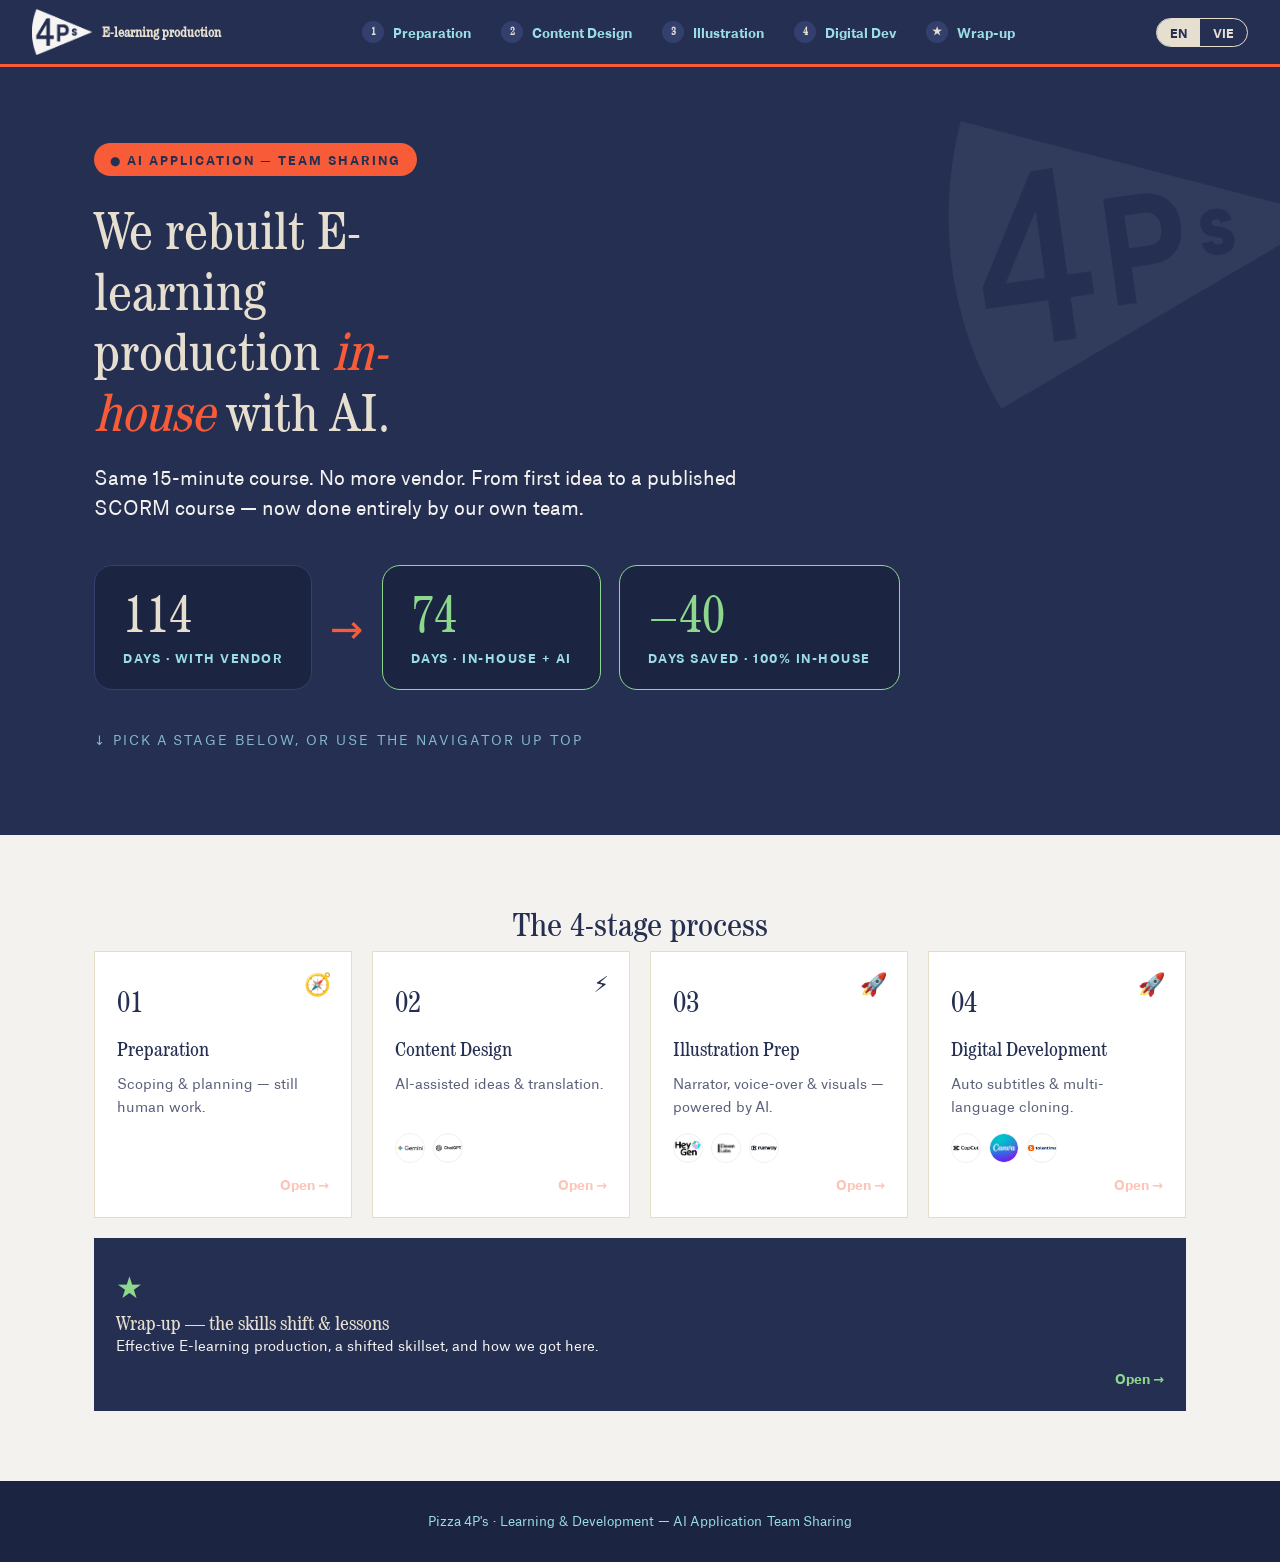
<file: index.html>
<!doctype html>
<html lang="en">
<head>
<meta charset="utf-8">
<meta name="viewport" content="width=device-width, initial-scale=1">
<title>E-learning Production × AI — Overview</title>
<link rel="stylesheet" href="styles.css">
</head>
<body>

<nav class="nav">
  <div class="inner">
    <a class="home" href="index.html"><img src="assets/logos/logo-cream.png" alt="Pizza 4P's"><b data-en="E-learning production" data-vi="Sản xuất E-learning">E-learning production</b></a>
    <div class="rail">
      <a href="preparation.html"><span class="rn">1</span><span class="t" data-en="Preparation" data-vi="Chuẩn bị">Preparation</span></a>
      <a href="content-design.html"><span class="rn">2</span><span class="t" data-en="Content Design" data-vi="Thiết kế nội dung">Content Design</span></a>
      <a href="illustration.html"><span class="rn">3</span><span class="t" data-en="Illustration" data-vi="Minh họa">Illustration</span></a>
      <a href="digital-development.html"><span class="rn">4</span><span class="t" data-en="Digital Dev" data-vi="Phát triển số">Digital Dev</span></a>
      <a href="wrap-up.html"><span class="rn">★</span><span class="t" data-en="Wrap-up" data-vi="Tổng kết">Wrap-up</span></a>
    </div>
    <div class="lang"><button class="on" onclick="setLang('en',this)">EN</button><button onclick="setLang('vi',this)">VIE</button></div>
  </div>
</nav>

<section class="hero">
  <img class="flag" src="assets/logos/logo-cream.png" alt="">
  <div class="wrap">
    <span class="kicker" data-en="● AI Application — Team Sharing" data-vi="● Ứng dụng AI — Chia sẻ nội bộ">● AI Application — Team Sharing</span>
    <h1 data-en="We rebuilt E-learning production <em>in-house</em> with AI." data-vi="Chúng tôi tự sản xuất E-learning <em>in-house</em> bằng AI.">We rebuilt E-learning production <em>in-house</em> with AI.</h1>
    <p class="sub" data-en="Same 15-minute course. No more vendor. From first idea to a published SCORM course — now done entirely by our own team." data-vi="Cùng một khóa học 15 phút. Không còn thuê vendor. Từ ý tưởng đầu tiên đến khóa SCORM hoàn chỉnh — giờ đây do chính team mình làm.">Same 15-minute course. No more vendor. From first idea to a published SCORM course — now done entirely by our own team.</p>
    <div class="counter">
      <div class="stat"><div class="num" id="c1">114</div><div class="lab" data-en="days · with vendor" data-vi="ngày · thuê vendor">days · with vendor</div></div>
      <div class="arrow">→</div>
      <div class="stat g"><div class="num" id="c2">74</div><div class="lab" data-en="days · in-house + AI" data-vi="ngày · in-house + AI">days · in-house + AI</div></div>
      <div class="stat g"><div class="num">−40</div><div class="lab" data-en="days saved · 100% in-house" data-vi="ngày tiết kiệm · 100% in-house">days saved · 100% in-house</div></div>
    </div>
    <div class="scrollhint" data-en="↓ Pick a stage below, or use the navigator up top" data-vi="↓ Chọn một giai đoạn bên dưới, hoặc dùng thanh điều hướng phía trên">↓ Pick a stage below, or use the navigator up top</div>
  </div>
</section>

<section class="stepsSec">
  <div class="wrap">
    <h2 data-en="The 4-stage process" data-vi="Quy trình 4 giai đoạn">The 4-stage process</h2>
    <div class="stepgrid">
      <a class="stepcard" href="preparation.html">
        <div class="sn">01</div><span class="stageicon" title="No change">🧭</span>
        <h3 data-en="Preparation" data-vi="Chuẩn bị">Preparation</h3>
        <p data-en="Scoping &amp; planning — still human work." data-vi="Xác định phạm vi &amp; lập kế hoạch — vẫn là việc của con người.">Scoping &amp; planning — still human work.</p>
        <span class="go" data-en="Open →" data-vi="Mở →">Open →</span>
      </a>
      <a class="stepcard" href="content-design.html">
        <div class="sn">02</div><span class="stageicon" title="Faster">⚡</span>
        <h3 data-en="Content Design" data-vi="Thiết kế nội dung">Content Design</h3>
        <p data-en="AI-assisted ideas &amp; translation." data-vi="Ý tưởng &amp; dịch thuật với sự trợ giúp của AI.">AI-assisted ideas &amp; translation.</p>
        <div class="toolicons">
          <span class="ti" data-tool="gemini" data-name="Gemini" data-color="#1a73e8"></span>
          <span class="ti" data-tool="chatgpt" data-name="ChatGPT" data-color="#10a37f"></span>
        </div>
        <span class="go" data-en="Open →" data-vi="Mở →">Open →</span>
      </a>
      <a class="stepcard" href="illustration.html">
        <div class="sn">03</div><span class="stageicon" title="Major time saved">🚀</span>
        <h3 data-en="Illustration Prep" data-vi="Chuẩn bị minh họa">Illustration Prep</h3>
        <p data-en="Narrator, voice-over &amp; visuals — powered by AI." data-vi="Người dẫn, lồng tiếng &amp; hình ảnh — bằng AI.">Narrator, voice-over &amp; visuals — powered by AI.</p>
        <div class="toolicons">
          <span class="ti" data-tool="heygen" data-name="HeyGen" data-color="#f75b37"></span>
          <span class="ti" data-tool="elevenlabs" data-name="ElevenLabs" data-color="#242f52"></span>
          <span class="ti" data-tool="runwayml" data-name="RunwayML" data-color="#000000"></span>
        </div>
        <span class="go" data-en="Open →" data-vi="Mở →">Open →</span>
      </a>
      <a class="stepcard" href="digital-development.html">
        <div class="sn">04</div><span class="stageicon" title="Major time saved">🚀</span>
        <h3 data-en="Digital Development" data-vi="Phát triển số">Digital Development</h3>
        <p data-en="Auto subtitles &amp; multi-language cloning." data-vi="Phụ đề tự động &amp; nhân bản đa ngôn ngữ.">Auto subtitles &amp; multi-language cloning.</p>
        <div class="toolicons">
          <span class="ti" data-tool="capcut" data-name="CapCut" data-color="#000000"></span>
          <span class="ti" data-tool="canva" data-name="Canva" data-color="#00c4cc"></span>
          <span class="ti" data-tool="talentlms" data-name="TalentLMS" data-color="#f7941e"></span>
        </div>
        <span class="go" data-en="Open →" data-vi="Mở →">Open →</span>
      </a>
      <a class="stepcard wrapcard" href="wrap-up.html">
        <div>
          <div class="sn">★</div>
          <h3 data-en="Wrap-up — the skills shift &amp; lessons" data-vi="Tổng kết — dịch chuyển kỹ năng &amp; bài học">Wrap-up — the skills shift &amp; lessons</h3>
          <p data-en="Effective E-learning production, a shifted skillset, and how we got here." data-vi="Sản xuất E-learning hiệu quả, bộ kỹ năng dịch chuyển, và hành trình của chúng tôi.">Effective E-learning production, a shifted skillset, and how we got here.</p>
        </div>
        <span class="go" data-en="Open →" data-vi="Mở →">Open →</span>
      </a>
    </div>
  </div>
</section>

<footer><span data-en="Pizza 4P's · Learning &amp; Development — AI Application Team Sharing" data-vi="Pizza 4P's · Learning &amp; Development — Chia sẻ ứng dụng AI">Pizza 4P's · Learning &amp; Development — AI Application Team Sharing</span></footer>
<script src="site.js"></script>
</body>
</html>
</file>
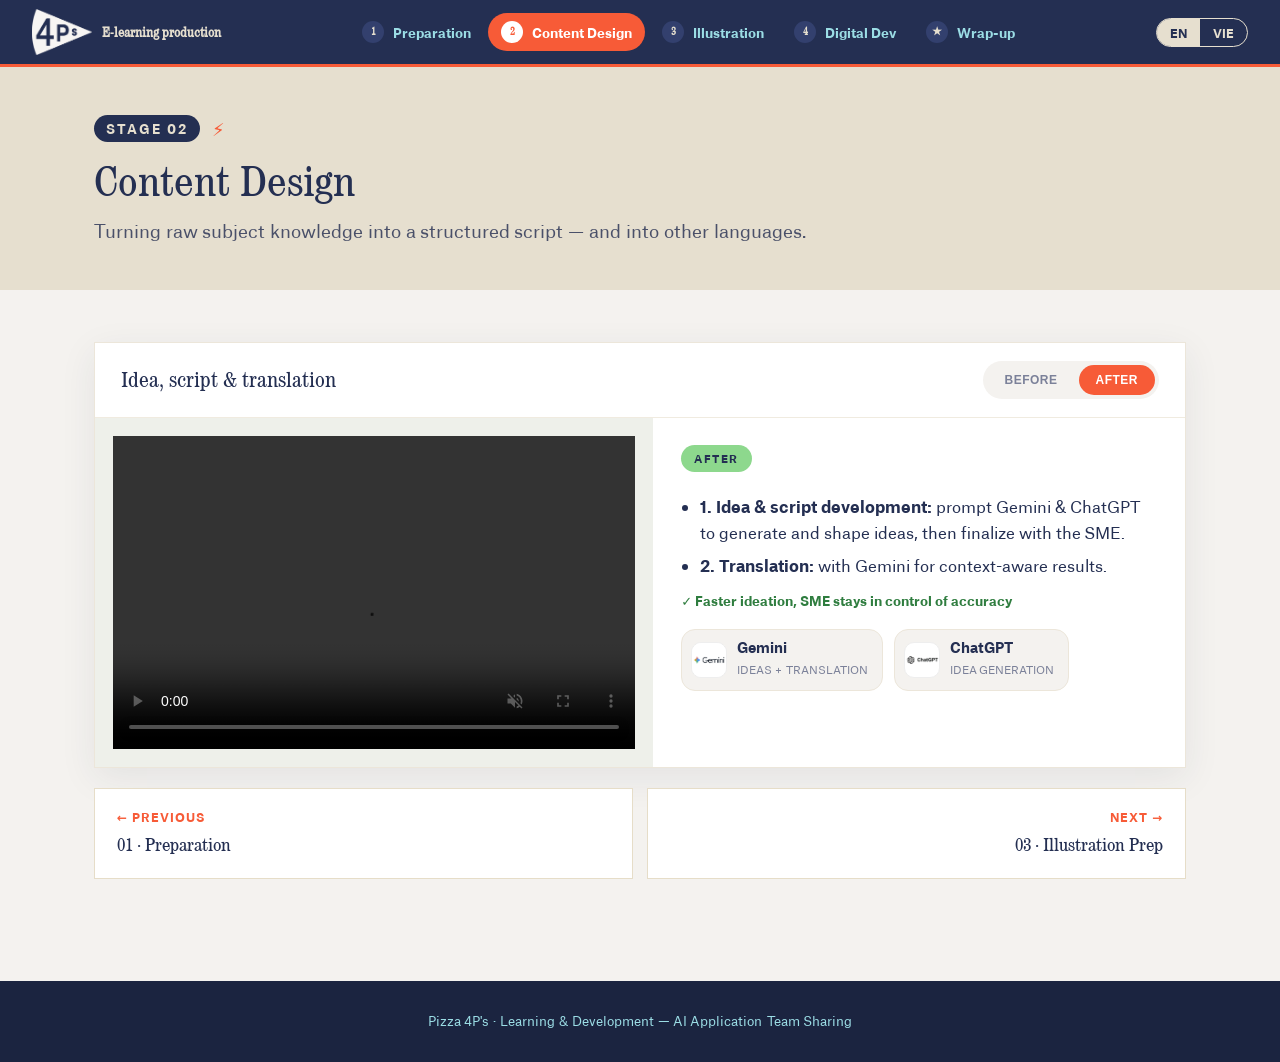
<file: content-design.html>
<!doctype html>
<html lang="en">
<head>
<meta charset="utf-8">
<meta name="viewport" content="width=device-width, initial-scale=1">
<title>Content Design — E-learning × AI</title>
<link rel="stylesheet" href="styles.css">
</head>
<body>

<nav class="nav">
  <div class="inner">
    <a class="home" href="index.html"><img src="assets/logos/logo-cream.png" alt="Pizza 4P's"><b data-en="E-learning production" data-vi="Sản xuất E-learning">E-learning production</b></a>
    <div class="rail">
      <a href="preparation.html"><span class="rn">1</span><span class="t" data-en="Preparation" data-vi="Chuẩn bị">Preparation</span></a>
      <a class="on" href="content-design.html"><span class="rn">2</span><span class="t" data-en="Content Design" data-vi="Thiết kế nội dung">Content Design</span></a>
      <a href="illustration.html"><span class="rn">3</span><span class="t" data-en="Illustration" data-vi="Minh họa">Illustration</span></a>
      <a href="digital-development.html"><span class="rn">4</span><span class="t" data-en="Digital Dev" data-vi="Phát triển số">Digital Dev</span></a>
      <a href="wrap-up.html"><span class="rn">★</span><span class="t" data-en="Wrap-up" data-vi="Tổng kết">Wrap-up</span></a>
    </div>
    <div class="lang"><button class="on" onclick="setLang('en',this)">EN</button><button onclick="setLang('vi',this)">VIE</button></div>
  </div>
</nav>

<header class="detailhead">
  <div class="wrap">
    <div class="crumb"><span class="pill">Stage 02</span> <span class="stageicon" style="position:static;font-size:18px" title="Faster">⚡</span></div>
    <h1 data-en="Content Design" data-vi="Thiết kế nội dung">Content Design</h1>
    <p data-en="Turning raw subject knowledge into a structured script — and into other languages." data-vi="Biến kiến thức chuyên môn thô thành kịch bản có cấu trúc — và sang các ngôn ngữ khác.">Turning raw subject knowledge into a structured script — and into other languages.</p>
  </div>
</header>

<section class="detail">
  <div class="wrap reveal">
    <div class="subtasks">
      <div class="card" data-card>
        <div class="chead">
          <div class="job" data-en="Idea, script &amp; translation" data-vi="Ý tưởng, kịch bản &amp; dịch thuật">Idea, script &amp; translation</div>
          <div class="toggle"><button class="before" onclick="flip(this,'before')" data-en="Before" data-vi="Trước">Before</button><button class="after on" onclick="flip(this,'after')" data-en="After" data-vi="Sau">After</button></div>
        </div>
        <div class="body">
          <div class="media" data-media="assets/media/contentdesign"><div class="ph"><b data-en="[ image / GIF / video ]" data-vi="[ ảnh / GIF / video ]">[ image / GIF / video ]</b><span>contentdesign-before / contentdesign-after</span></div></div>
          <div class="panel">
            <div class="state-before hidden">
              <span class="statebadge before" data-en="Before" data-vi="Trước">Before</span>
              <ul>
                <li data-en="<b>1. Idea &amp; script development:</b> ideas came from SMEs and team brainstorm." data-vi="<b>1. Ý tưởng &amp; phát triển kịch bản:</b> ý tưởng đến từ SME và team brainstorm."><b>1. Idea &amp; script development:</b> ideas came from SMEs and team brainstorm.</li>
                <li data-en="<b>2. Translation:</b> to other languages using Google Translate." data-vi="<b>2. Dịch thuật:</b> sang ngôn ngữ khác bằng Google Translate."><b>2. Translation:</b> to other languages using Google Translate.</li>
              </ul>
              <div class="pain">⚠ <span data-en="Quality, context &amp; terminology not guaranteed" data-vi="Không đảm bảo chất lượng, ngữ cảnh &amp; thuật ngữ">Quality, context &amp; terminology not guaranteed</span></div>
              <div class="tools"><a class="chip old" href="https://translate.google.com" target="_blank" rel="noopener" data-tool="googletranslate" data-name="Google Translate" data-desc="machine translation" data-color="#4285f4"></a></div>
            </div>
            <div class="state-after">
              <span class="statebadge after" data-en="After" data-vi="Sau">After</span>
              <ul>
                <li data-en="<b>1. Idea &amp; script development:</b> prompt Gemini &amp; ChatGPT to generate and shape ideas, then finalize with the SME." data-vi="<b>1. Ý tưởng &amp; phát triển kịch bản:</b> prompt Gemini &amp; ChatGPT để tạo và định hình ý tưởng, rồi chốt cùng SME."><b>1. Idea &amp; script development:</b> prompt Gemini &amp; ChatGPT to generate and shape ideas, then finalize with the SME.</li>
                <li data-en="<b>2. Translation:</b> with Gemini for context-aware results." data-vi="<b>2. Dịch thuật:</b> bằng Gemini để giữ đúng ngữ cảnh."><b>2. Translation:</b> with Gemini for context-aware results.</li>
              </ul>
              <div class="win">✓ <span data-en="Faster ideation, SME stays in control of accuracy" data-vi="Lên ý tưởng nhanh hơn, SME vẫn kiểm soát độ chính xác">Faster ideation, SME stays in control of accuracy</span></div>
              <div class="tools"><a class="chip" href="https://gemini.google.com" target="_blank" rel="noopener" data-tool="gemini" data-name="Gemini" data-desc="ideas + translation" data-color="#1a73e8"></a><a class="chip" href="https://chatgpt.com" target="_blank" rel="noopener" data-tool="chatgpt" data-name="ChatGPT" data-desc="idea generation" data-color="#10a37f"></a></div>
            </div>
          </div>
        </div>
      </div>
    </div>
    <div class="pager">
      <a href="preparation.html"><div class="dir" data-en="← Previous" data-vi="← Trước đó">← Previous</div><div class="pt" data-en="01 · Preparation" data-vi="01 · Chuẩn bị">01 · Preparation</div></a>
      <a class="next" href="illustration.html"><div class="dir" data-en="Next →" data-vi="Tiếp →">Next →</div><div class="pt" data-en="03 · Illustration Prep" data-vi="03 · Chuẩn bị minh họa">03 · Illustration Prep</div></a>
    </div>
  </div>
</section>

<footer><span data-en="Pizza 4P's · Learning &amp; Development — AI Application Team Sharing" data-vi="Pizza 4P's · Learning &amp; Development — Chia sẻ ứng dụng AI">Pizza 4P's · Learning &amp; Development — AI Application Team Sharing</span></footer>
<script src="site.js"></script>
</body>
</html>
</file>
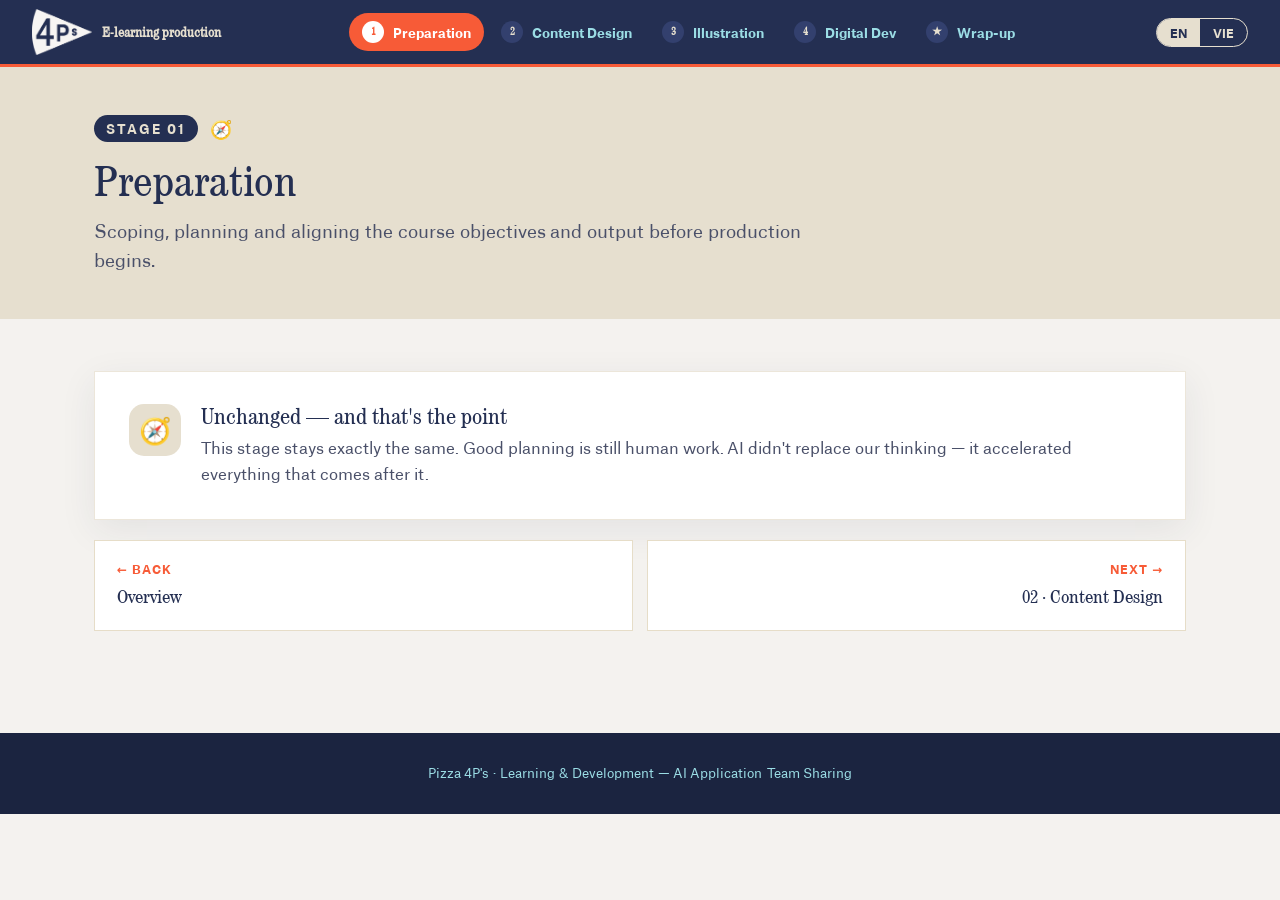
<file: preparation.html>
<!doctype html>
<html lang="en">
<head>
<meta charset="utf-8">
<meta name="viewport" content="width=device-width, initial-scale=1">
<title>Preparation — E-learning × AI</title>
<link rel="stylesheet" href="styles.css">
</head>
<body>

<nav class="nav">
  <div class="inner">
    <a class="home" href="index.html"><img src="assets/logos/logo-cream.png" alt="Pizza 4P's"><b data-en="E-learning production" data-vi="Sản xuất E-learning">E-learning production</b></a>
    <div class="rail">
      <a class="on" href="preparation.html"><span class="rn">1</span><span class="t" data-en="Preparation" data-vi="Chuẩn bị">Preparation</span></a>
      <a href="content-design.html"><span class="rn">2</span><span class="t" data-en="Content Design" data-vi="Thiết kế nội dung">Content Design</span></a>
      <a href="illustration.html"><span class="rn">3</span><span class="t" data-en="Illustration" data-vi="Minh họa">Illustration</span></a>
      <a href="digital-development.html"><span class="rn">4</span><span class="t" data-en="Digital Dev" data-vi="Phát triển số">Digital Dev</span></a>
      <a href="wrap-up.html"><span class="rn">★</span><span class="t" data-en="Wrap-up" data-vi="Tổng kết">Wrap-up</span></a>
    </div>
    <div class="lang"><button class="on" onclick="setLang('en',this)">EN</button><button onclick="setLang('vi',this)">VIE</button></div>
  </div>
</nav>

<header class="detailhead">
  <div class="wrap">
    <div class="crumb"><span class="pill">Stage 01</span> <span class="stageicon" style="position:static;font-size:18px" title="No change">🧭</span></div>
    <h1 data-en="Preparation" data-vi="Chuẩn bị">Preparation</h1>
    <p data-en="Scoping, planning and aligning the course objectives and output before production begins." data-vi="Xác định phạm vi, lập kế hoạch và thống nhất mục tiêu &amp; sản phẩm đầu ra của khóa học trước khi bắt đầu sản xuất.">Scoping, planning and aligning the course objectives and output before production begins.</p>
  </div>
</header>

<section class="detail">
  <div class="wrap reveal">
    <div class="notecard">
      <div class="ic">🧭</div>
      <div>
        <h3 data-en="Unchanged — and that's the point" data-vi="Không thay đổi — và đó là điều cần nhấn mạnh">Unchanged — and that's the point</h3>
        <p data-en="This stage stays exactly the same. Good planning is still human work. AI didn't replace our thinking — it accelerated everything that comes after it." data-vi="Giai đoạn này giữ nguyên. Lập kế hoạch tốt vẫn là việc của con người. AI không thay thế tư duy của chúng ta — nó chỉ tăng tốc mọi bước phía sau.">This stage stays exactly the same. Good planning is still human work. AI didn't replace our thinking — it accelerated everything that comes after it.</p>
      </div>
    </div>
    <div class="pager">
      <a href="index.html"><div class="dir" data-en="← Back" data-vi="← Quay lại">← Back</div><div class="pt" data-en="Overview" data-vi="Tổng quan">Overview</div></a>
      <a class="next" href="content-design.html"><div class="dir" data-en="Next →" data-vi="Tiếp →">Next →</div><div class="pt" data-en="02 · Content Design" data-vi="02 · Thiết kế nội dung">02 · Content Design</div></a>
    </div>
  </div>
</section>

<footer><span data-en="Pizza 4P's · Learning &amp; Development — AI Application Team Sharing" data-vi="Pizza 4P's · Learning &amp; Development — Chia sẻ ứng dụng AI">Pizza 4P's · Learning &amp; Development — AI Application Team Sharing</span></footer>
<script src="site.js"></script>
</body>
</html>
</file>
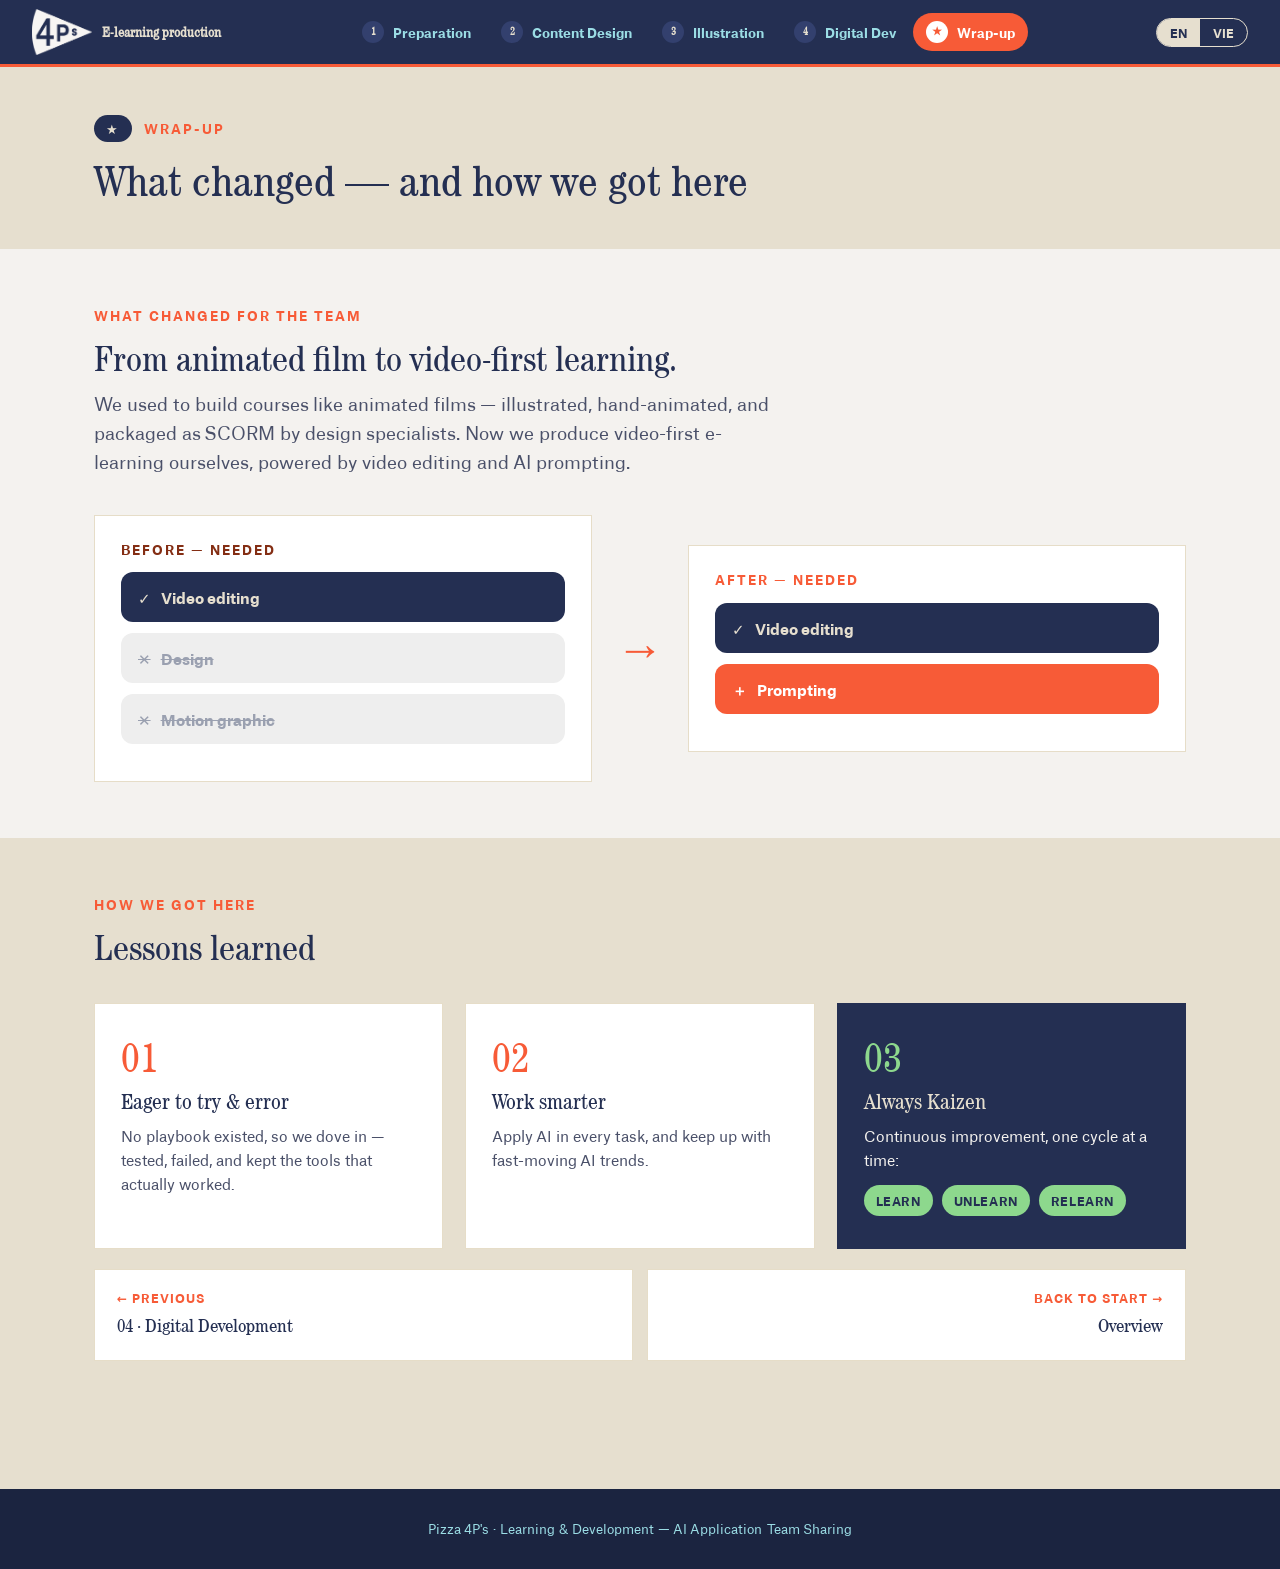
<file: wrap-up.html>
<!doctype html>
<html lang="en">
<head>
<meta charset="utf-8">
<meta name="viewport" content="width=device-width, initial-scale=1">
<title>Wrap-up — E-learning × AI</title>
<link rel="stylesheet" href="styles.css">
</head>
<body>

<nav class="nav">
  <div class="inner">
    <a class="home" href="index.html"><img src="assets/logos/logo-cream.png" alt="Pizza 4P's"><b data-en="E-learning production" data-vi="Sản xuất E-learning">E-learning production</b></a>
    <div class="rail">
      <a href="preparation.html"><span class="rn">1</span><span class="t" data-en="Preparation" data-vi="Chuẩn bị">Preparation</span></a>
      <a href="content-design.html"><span class="rn">2</span><span class="t" data-en="Content Design" data-vi="Thiết kế nội dung">Content Design</span></a>
      <a href="illustration.html"><span class="rn">3</span><span class="t" data-en="Illustration" data-vi="Minh họa">Illustration</span></a>
      <a href="digital-development.html"><span class="rn">4</span><span class="t" data-en="Digital Dev" data-vi="Phát triển số">Digital Dev</span></a>
      <a class="on" href="wrap-up.html"><span class="rn">★</span><span class="t" data-en="Wrap-up" data-vi="Tổng kết">Wrap-up</span></a>
    </div>
    <div class="lang"><button class="on" onclick="setLang('en',this)">EN</button><button onclick="setLang('vi',this)">VIE</button></div>
  </div>
</nav>

<header class="detailhead">
  <div class="wrap">
    <div class="crumb"><span class="pill">★</span> <span data-en="Wrap-up" data-vi="Tổng kết">Wrap-up</span></div>
    <h1 data-en="What changed — and how we got here" data-vi="Điều gì đã thay đổi — và chúng tôi đi tới đây như thế nào">What changed — and how we got here</h1>
  </div>
</header>

<!-- Beat 1: skills shift -->
<section class="wrapSec">
  <div class="wrap reveal">
    <div class="crumb" style="color:var(--orange)"><span data-en="What changed for the team" data-vi="Điều gì thay đổi với team">What changed for the team</span></div>
    <h2 style="font-size:36px;margin-top:12px;color:var(--navy)" data-en="From animated film to video-first learning." data-vi="Từ phim hoạt hình đến học liệu video-first.">From animated film to video-first learning.</h2>
    <p class="lead" data-en="We used to build courses like animated films — illustrated, hand-animated, and packaged as SCORM by design specialists. Now we produce video-first e-learning ourselves, powered by video editing and AI prompting." data-vi="Trước đây chúng tôi làm khóa học như một bộ phim hoạt hình — vẽ tay, animate thủ công, rồi đóng gói SCORM bởi chuyên gia thiết kế. Giờ đây chúng tôi tự sản xuất học liệu theo hướng video, với video editing và AI prompting.">We used to build courses like animated films — illustrated, hand-animated, and packaged as SCORM by design specialists. Now we produce video-first e-learning ourselves, powered by video editing and AI prompting.</p>
    <div class="skillgrid">
      <div class="skillcol before">
        <h3 data-en="Before — needed" data-vi="Trước — cần">Before — needed</h3>
        <span class="badge keep">✓ <span data-en="Video editing" data-vi="Dựng video">Video editing</span></span>
        <span class="badge drop">✕ <span data-en="Design" data-vi="Thiết kế">Design</span></span>
        <span class="badge drop">✕ <span data-en="Motion graphic" data-vi="Motion graphic">Motion graphic</span></span>
      </div>
      <div class="midarrow">→</div>
      <div class="skillcol after">
        <h3 data-en="After — needed" data-vi="Sau — cần">After — needed</h3>
        <span class="badge keep">✓ <span data-en="Video editing" data-vi="Dựng video">Video editing</span></span>
        <span class="badge add">＋ <span data-en="Prompting" data-vi="Prompting">Prompting</span></span>
      </div>
    </div>
  </div>
</section>

<!-- Beat 2: lessons -->
<section class="wrapSec">
  <div class="wrap reveal">
    <div class="crumb" style="color:var(--orange)"><span data-en="How we got here" data-vi="Hành trình của chúng tôi">How we got here</span></div>
    <h2 style="font-size:36px;margin-top:12px;color:var(--navy)" data-en="Lessons learned" data-vi="Bài học rút ra">Lessons learned</h2>
    <div class="lesscards">
      <div class="less"><div class="li">01</div><h3 data-en="Eager to try &amp; error" data-vi="Ham thử &amp; sai">Eager to try &amp; error</h3><p data-en="No playbook existed, so we dove in — tested, failed, and kept the tools that actually worked." data-vi="Không có sẵn công thức, nên chúng tôi cứ bắt tay làm — thử, sai, và giữ lại những công cụ thực sự hiệu quả.">No playbook existed, so we dove in — tested, failed, and kept the tools that actually worked.</p></div>
      <div class="less"><div class="li">02</div><h3 data-en="Work smarter" data-vi="Làm việc thông minh hơn">Work smarter</h3><p data-en="Apply AI in every task, and keep up with fast-moving AI trends." data-vi="Ứng dụng AI trong mọi việc, và cập nhật các xu hướng AI thay đổi liên tục.">Apply AI in every task, and keep up with fast-moving AI trends.</p></div>
      <div class="less k"><div class="li">03</div><h3 data-en="Always Kaizen" data-vi="Luôn Kaizen">Always Kaizen</h3><p data-en="Continuous improvement, one cycle at a time:" data-vi="Cải tiến liên tục, từng vòng một:">Continuous improvement, one cycle at a time:</p><div class="kaizen"><span data-en="Learn" data-vi="Học">Learn</span><span data-en="Unlearn" data-vi="Bỏ cái cũ">Unlearn</span><span data-en="Relearn" data-vi="Học lại">Relearn</span></div></div>
    </div>
    <div class="pager">
      <a href="digital-development.html"><div class="dir" data-en="← Previous" data-vi="← Trước đó">← Previous</div><div class="pt" data-en="04 · Digital Development" data-vi="04 · Phát triển số">04 · Digital Development</div></a>
      <a class="next" href="index.html"><div class="dir" data-en="Back to start →" data-vi="Về đầu →">Back to start →</div><div class="pt" data-en="Overview" data-vi="Tổng quan">Overview</div></a>
    </div>
  </div>
</section>

<footer><span data-en="Pizza 4P's · Learning &amp; Development — AI Application Team Sharing" data-vi="Pizza 4P's · Learning &amp; Development — Chia sẻ ứng dụng AI">Pizza 4P's · Learning &amp; Development — AI Application Team Sharing</span></footer>
<script src="site.js"></script>
</body>
</html>
</file>
<file: styles.css>
@font-face{font-family:'Century';src:url('assets/fonts/century-light.ttf') format('truetype');font-weight:300;font-display:swap;}
@font-face{font-family:'Century';src:url('assets/fonts/century-book.ttf') format('truetype');font-weight:400;font-display:swap;}
@font-face{font-family:'Atlas';src:url('assets/fonts/atlas-regular.ttf') format('truetype');font-weight:400;font-display:swap;}
@font-face{font-family:'Atlas';src:url('assets/fonts/atlas-bold.ttf') format('truetype');font-weight:700;font-display:swap;}
:root{
  --navy:#242f52;--navy2:#1b2440;--cream:#e6dfcf;--paper:#f4f2ef;
  --orange:#f75b37;--green:#8dd88d;--brick:#842e14;--blue:#02499d;--teal:#059ab2;--ltteal:#9bdde5;
  --serif:'Century',Georgia,serif;--sans:'Atlas','Segoe UI',system-ui,Arial,sans-serif;
}
*{box-sizing:border-box;margin:0;padding:0;}
html{scroll-behavior:smooth;}
body{font-family:var(--sans);background:var(--paper);color:var(--navy);line-height:1.6;-webkit-font-smoothing:antialiased;}
.wrap{max-width:1140px;margin:0 auto;padding:0 24px;}
h1,h2,h3{font-family:var(--serif);font-weight:400;line-height:1.12;}
a{color:inherit;text-decoration:none;}

/* ===== persistent navigator ===== */
.nav{position:sticky;top:0;z-index:60;background:var(--navy);color:var(--cream);border-bottom:3px solid var(--orange);}
.nav .inner{max-width:1260px;margin:0 auto;display:flex;align-items:center;gap:16px;padding:9px 22px;}
.nav .home{display:flex;align-items:center;gap:10px;flex-shrink:0;}
.nav .home img{height:46px;}
.nav .home b{font-family:var(--serif);font-size:14px;color:var(--cream);}
.rail{display:flex;gap:4px;flex:1;justify-content:center;flex-wrap:wrap;}
.rail a{display:flex;align-items:center;gap:9px;padding:8px 13px;border-radius:40px;color:var(--ltteal);font-size:13px;font-weight:700;transition:.15s;}
.rail a .rn{width:22px;height:22px;border-radius:50%;background:#33406e;color:var(--cream);display:flex;align-items:center;justify-content:center;font-size:11px;font-family:var(--serif);flex-shrink:0;}
.rail a:hover{background:#2b3860;color:var(--cream);}
.rail a.on{background:var(--orange);color:#fff;}
.rail a.on .rn{background:#fff;color:var(--orange);}
.lang{display:flex;border:1.5px solid var(--cream);border-radius:40px;overflow:hidden;flex-shrink:0;}
.lang button{background:transparent;color:var(--cream);font-family:var(--sans);font-weight:700;padding:5px 13px;cursor:pointer;border:none;font-size:12px;}
.lang button.on{background:var(--cream);color:var(--navy);}

/* ===== hub ===== */
.hero{background:var(--navy);color:var(--cream);padding:76px 0 84px;position:relative;overflow:hidden;}
.hero .flag{position:absolute;right:-50px;top:30px;width:380px;opacity:.06;transform:rotate(-8deg);}
.kicker{display:inline-flex;gap:8px;background:var(--orange);color:var(--navy);font-weight:700;text-transform:uppercase;letter-spacing:2px;font-size:12px;padding:7px 16px;border-radius:40px;margin-bottom:24px;}
.hero h1{font-size:54px;max-width:16ch;color:var(--cream);}
.hero h1 em{font-style:italic;color:var(--orange);}
.hero p.sub{margin-top:20px;font-size:19px;max-width:52ch;color:var(--paper);}
.counter{display:flex;gap:18px;flex-wrap:wrap;margin-top:42px;}
.stat{background:var(--navy2);border-radius:18px;padding:22px 28px;min-width:170px;border:1px solid #33406e;}
.stat .num{font-family:var(--serif);font-size:52px;line-height:1;color:var(--cream);}
.stat.g{border-color:var(--green);}.stat.g .num{color:var(--green);}
.stat .lab{font-size:12px;text-transform:uppercase;letter-spacing:1.5px;color:var(--ltteal);margin-top:8px;font-weight:700;}
.arrow{font-size:40px;align-self:center;color:var(--orange);}
.scrollhint{margin-top:40px;font-size:13px;letter-spacing:2px;text-transform:uppercase;color:var(--ltteal);opacity:.8;}

.stepsSec{padding:70px 0;}
.stepsSec h2{font-size:34px;text-align:center;margin-bottom:8px;}
.stepsSec .subt{text-align:center;color:#4a5069;margin-bottom:40px;}
.stepgrid{display:grid;grid-template-columns:repeat(4,1fr);gap:20px;}
.stepcard{position:relative;background:#fff;border-radius:0;border:1px solid #e6ddc8;padding:26px 22px 54px;display:flex;flex-direction:column;gap:12px;transition:.18s;}
.stepcard:hover{transform:translateY(-6px);box-shadow:0 18px 38px rgba(36,47,82,.16);}
.stepcard .sn{font-family:var(--serif);font-size:30px;color:var(--navy);}
.stepcard h3{font-size:20px;color:var(--navy);}
.stepcard p{font-size:14px;color:#5a607a;flex:1;}
.stageicon{position:absolute;top:20px;right:20px;font-size:22px;line-height:1;}
.toolicons{display:flex;gap:8px;margin-top:4px;}
.toolicons .ti{width:30px;height:30px;border-radius:50%;overflow:hidden;display:flex;align-items:center;justify-content:center;background:#fff;border:1px solid #eee;flex-shrink:0;}
.toolicons .ti img{width:100%;height:100%;object-fit:contain;}
.toolicons .ti .init{width:100%;height:100%;display:flex;align-items:center;justify-content:center;color:#fff;font-family:var(--serif);font-size:13px;}
.go{color:var(--orange);font-weight:700;font-size:13px;transition:.18s;}
.stepcard .go{position:absolute;right:22px;bottom:22px;opacity:.35;}
.stepcard:hover .go,.wrapcard:hover .go{opacity:1;color:var(--blue);}
.wrapcard{grid-column:1/-1;background:var(--navy);border:none;border-radius:0;flex-direction:row;align-items:center;justify-content:space-between;gap:20px;position:relative;}
.wrapcard h3{color:var(--cream);}.wrapcard p{color:var(--paper);}.wrapcard .sn{color:var(--green);}
.wrapcard .stageicon{color:var(--green);}
.wrapcard .go{color:var(--green);opacity:1;}
.wrapcard:hover .go{color:var(--blue);}

/* ===== detail ===== */
.detailhead{background:var(--cream);padding:48px 0 44px;}
.crumb{font-size:13px;font-weight:700;letter-spacing:2px;text-transform:uppercase;color:var(--orange);display:flex;align-items:center;gap:12px;}
.crumb .pill{background:var(--navy);color:var(--cream);padding:3px 12px;border-radius:40px;}
.detailhead h1{font-size:44px;margin-top:14px;color:var(--navy);}
.detailhead p{font-size:18px;color:#4a5069;max-width:60ch;margin-top:12px;}
.detail{padding:52px 0 30px;}
.subtasks{display:grid;gap:28px;}
.card{background:#fff;border-radius:0;overflow:hidden;box-shadow:0 10px 34px rgba(36,47,82,.08);border:1px solid #ece6da;}
.card .chead{display:flex;align-items:center;justify-content:space-between;gap:16px;padding:18px 26px;border-bottom:1px solid #f0ebe0;}
.card .job{font-family:var(--serif);font-size:22px;color:var(--navy);}
.toggle{display:flex;background:var(--paper);border-radius:40px;padding:4px;gap:4px;flex-shrink:0;}
.toggle button{background:transparent;color:#7b8199;font-weight:700;font-size:12px;letter-spacing:.5px;text-transform:uppercase;padding:8px 17px;cursor:pointer;border:none;border-radius:40px;}
.toggle .before.on{background:var(--brick);color:#fff;}.toggle .after.on{background:var(--orange);color:#fff;}
.body{display:grid;grid-template-columns:1.05fr 1fr;}
.media{background:#eef0ea;aspect-ratio:16/10;display:flex;align-items:center;justify-content:center;text-align:center;padding:18px;overflow:hidden;}
.media.after-bg{background:#fbeee9;}
.media .ph{border:2px dashed #c3c9b8;border-radius:16px;padding:24px 18px;width:100%;color:#8a907e;}
.media .ph b{display:block;color:var(--navy);font-size:13px;margin-bottom:6px;font-weight:700;}
.media img,.media video{width:100%;height:100%;object-fit:cover;display:block;}
.media audio{width:92%;}
.panel{padding:26px 28px;}
.statebadge{display:inline-block;font-size:11px;font-weight:700;letter-spacing:1.5px;text-transform:uppercase;padding:5px 13px;border-radius:40px;margin-bottom:12px;}
.statebadge.before{background:var(--brick);color:#fff;}.statebadge.after{background:var(--green);color:var(--navy);}
.panel p{font-size:15px;color:#3f455f;}
.win{margin-top:12px;font-size:13px;color:#2f7d3f;font-weight:700;}
.pain{margin-top:12px;font-size:13px;color:var(--brick);font-weight:700;}
.tools{display:flex;flex-wrap:wrap;gap:11px;margin-top:18px;}
.chip{display:flex;align-items:center;gap:10px;padding:9px 14px 9px 9px;border-radius:14px;background:var(--paper);border:1px solid #ece6da;}
.chip.old{opacity:.6;filter:grayscale(.5);}
.chip .logo{width:36px;height:36px;border-radius:10px;overflow:hidden;flex-shrink:0;display:flex;align-items:center;justify-content:center;background:#fff;border:1px solid #eee;}
.chip .logo img{width:100%;height:100%;object-fit:contain;}
.chip .logo .init{width:100%;height:100%;display:flex;align-items:center;justify-content:center;color:#fff;font-family:var(--serif);font-size:16px;}
.chip .cn{font-weight:700;font-size:14px;color:var(--navy);display:block;line-height:1.15;}
.chip .cd{font-size:11px;color:#7b8199;text-transform:uppercase;}
.chip[href]:hover{border-color:var(--blue);}
.toolArrow{align-self:center;color:var(--brick);font-family:var(--serif);font-size:22px;}
.hidden{display:none;}
.panel ul{margin:10px 0 0;padding-left:19px;}
.panel ul li{margin-bottom:7px;}
.panel ul li b{color:var(--navy);}

.notecard{background:#fff;border-radius:0;padding:32px 34px;box-shadow:0 10px 34px rgba(36,47,82,.08);border:1px solid #ece6da;display:flex;gap:20px;align-items:flex-start;}
.notecard .ic{width:52px;height:52px;border-radius:15px;background:var(--cream);display:flex;align-items:center;justify-content:center;font-size:26px;flex-shrink:0;}
.notecard h3{font-size:23px;color:var(--navy);margin-bottom:6px;}
.notecard p{color:#4a5069;font-size:16px;}

/* pager */
.pager{display:flex;justify-content:space-between;gap:14px;padding:20px 0 72px;}
.pager a{flex:1;background:#fff;border:1px solid #e6ddc8;border-radius:0;padding:18px 22px;transition:.16s;}
.pager a:hover{border-color:var(--orange);transform:translateY(-3px);box-shadow:0 12px 26px rgba(36,47,82,.12);}
.pager .dir{font-size:12px;font-weight:700;letter-spacing:1px;text-transform:uppercase;color:var(--orange);}
.pager .pt{font-family:var(--serif);font-size:19px;color:var(--navy);margin-top:4px;}
.pager .next{text-align:right;}

/* wrap-up */
.wrapSec{padding:56px 0;}
.wrapSec:nth-of-type(even){background:var(--cream);}
.wrapSec .lead{font-size:18px;color:#4a5069;max-width:58ch;margin-top:12px;}
.skillgrid{display:grid;grid-template-columns:1fr auto 1fr;gap:24px;align-items:center;margin-top:38px;}
.skillcol{background:#fff;border-radius:0;padding:26px;border:1px solid #e6ddc8;}
.skillcol h3{font-family:var(--sans);font-size:13px;letter-spacing:2px;text-transform:uppercase;margin-bottom:16px;font-weight:700;}
.skillcol.before h3{color:var(--brick);}.skillcol.after h3{color:var(--orange);}
.badge{display:flex;align-items:center;gap:10px;font-weight:700;padding:13px 17px;margin-bottom:11px;font-size:15px;border-radius:12px;font-family:var(--sans);}
.badge.keep{background:var(--navy);color:var(--cream);}
.badge.drop{background:#eee;color:#9aa0b0;text-decoration:line-through;}
.badge.add{background:var(--orange);color:#fff;}
.midarrow{font-family:var(--serif);font-size:48px;color:var(--orange);text-align:center;}
.lesscards{display:grid;grid-template-columns:repeat(3,1fr);gap:22px;margin-top:36px;}
.less{background:#fff;border-radius:0;padding:32px 26px;border:1px solid #e6ddc8;}
.less .li{font-family:var(--serif);font-size:42px;color:var(--orange);line-height:1;}
.less h3{font-size:22px;margin:12px 0 9px;color:var(--navy);}
.less p{color:#4a5069;font-size:15px;}
.less.k{background:var(--navy);border-color:var(--navy);}
.less.k .li{color:var(--green);}.less.k h3{color:var(--cream);}.less.k p{color:var(--paper);}
.kaizen{display:flex;gap:9px;flex-wrap:wrap;margin-top:13px;}
.kaizen span{background:var(--green);color:var(--navy);font-weight:700;font-size:12px;padding:6px 12px;border-radius:40px;text-transform:uppercase;letter-spacing:.6px;}

footer{background:var(--navy2);color:var(--ltteal);text-align:center;padding:30px 24px;font-size:13px;}
.reveal{opacity:0;transform:translateY(24px);transition:opacity .6s ease,transform .6s ease;}
.reveal.in{opacity:1;transform:none;}

@media(max-width:900px){
  .hero h1{font-size:36px;}.stepgrid{grid-template-columns:1fr 1fr;}
  .body{grid-template-columns:1fr;}.rail a .t{display:none;}
  .detailhead h1{font-size:32px;}.skillgrid{grid-template-columns:1fr;}.midarrow{transform:rotate(90deg);}
  .lesscards{grid-template-columns:1fr;}.wrapcard{flex-direction:column;align-items:flex-start;}
}
@media(max-width:560px){.stepgrid{grid-template-columns:1fr;}.rail{justify-content:flex-start;overflow-x:auto;}.card .chead{flex-direction:column;align-items:flex-start;}}
</file>
